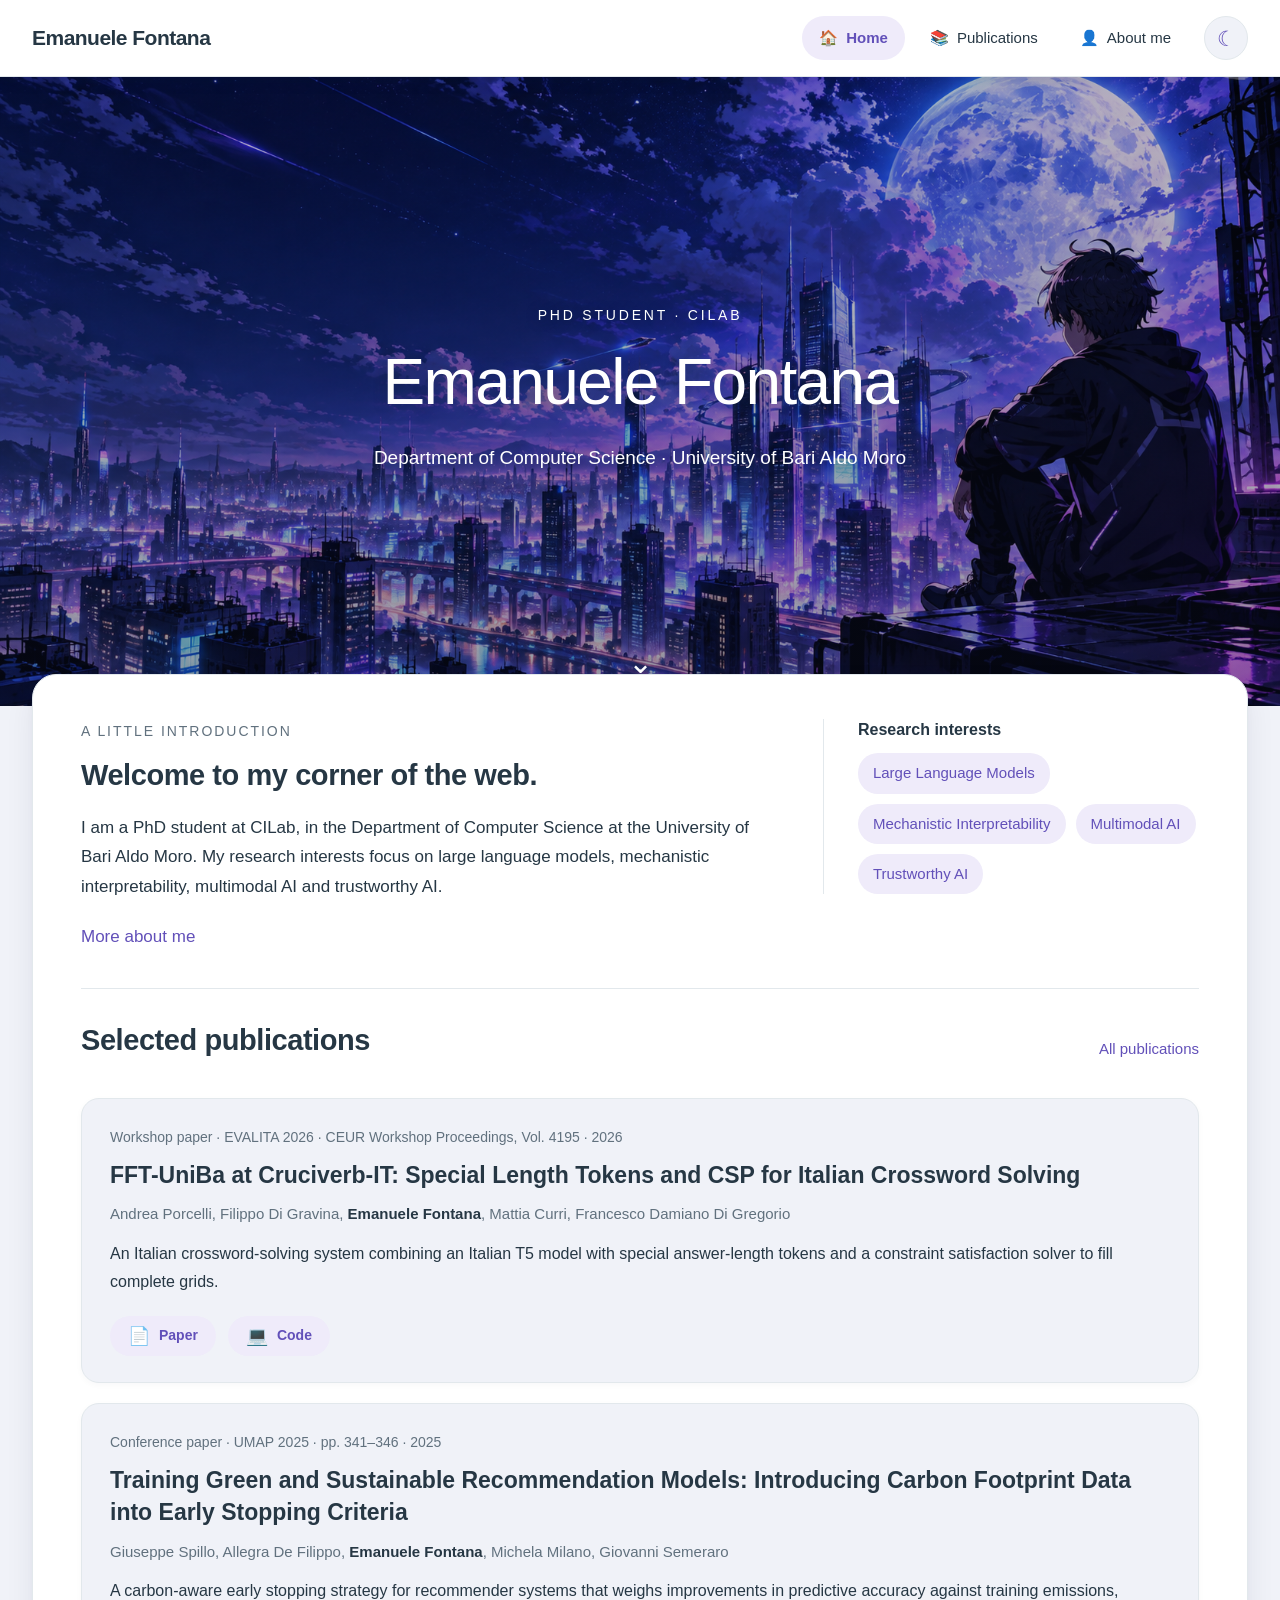
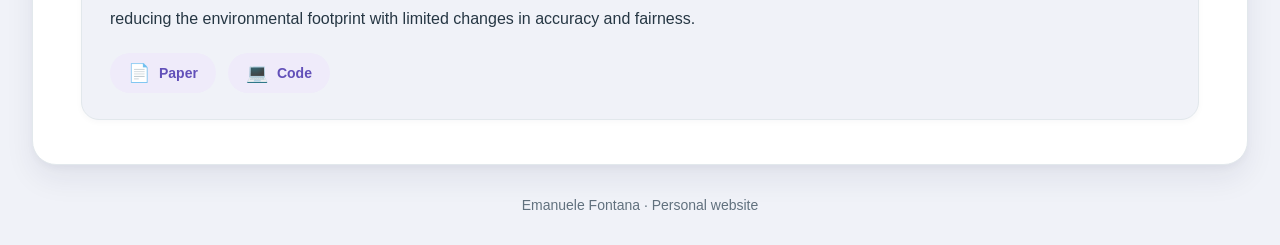
<file: index.html>
<!doctype html>
<html lang="en"><head><meta charset="utf-8"><meta name="viewport" content="width=device-width, initial-scale=1"><meta name="description" content="Emanuele Fontana, PhD student at CILab, University of Bari Aldo Moro. Large language models, mechanistic interpretability, multimodal AI and trustworthy AI."><title>Home | Emanuele Fontana</title><link rel="icon" type="image/svg+xml" href="data:image/svg+xml,%3Csvg xmlns='http://www.w3.org/2000/svg' viewBox='0 0 32 32'%3E%3Crect width='32' height='32' rx='6' fill='%23226c87'/%3E%3Ctext x='16' y='24' text-anchor='middle' font-size='25' fill='white'%3E✳%3C/text%3E%3C/svg%3E"><link rel="stylesheet" href="./assets/style.css"><script src="./assets/profile.js" defer></script><script src="./assets/site.js" defer></script></head>
<body data-page="home"><a class="skip" href="#content">Skip to content</a><header class="nav"><nav class="nav-inner" aria-label="Main navigation"><a class="brand" href="./index.html" data-name>Emanuele Fontana</a><div class="nav-links"><a href="./index.html" aria-current="page"><span aria-hidden="true">🏠</span> Home</a><a href="./publications/" ><span aria-hidden="true">📚</span> Publications</a><a href="./about/" ><span aria-hidden="true">👤</span> About me</a><button class="theme" type="button" aria-label="Switch theme">☾</button></div></nav></header><div class="hero "><div class="hero-content"><div class="eyebrow" data-role>PhD Student · CILab</div><h1 data-name>Emanuele Fontana</h1><p data-tagline>Department of Computer Science · University of Bari Aldo Moro</p></div><a class="scroll-cue" href="#content" aria-label="Read content">⌄</a></div><main class="board" id="content"><div class="intro-grid"><div><p class="section-kicker">A little introduction</p><h2>Welcome to my corner of the web.</h2><p data-intro>I am a PhD student at CILab, in the Department of Computer Science at the University of Bari Aldo Moro. My research interests focus on large language models, mechanistic interpretability, multimodal AI and trustworthy AI.</p><a href="about/">More about me</a></div><aside class="interests"><h3>Research interests</h3><ul data-interests><li>Large Language Models</li><li>Mechanistic Interpretability</li><li>Multimodal AI</li><li>Trustworthy AI</li></ul></aside></div><section class="section"><div class="section-title"><h2>Selected publications</h2><a href="publications/">All publications</a></div><div data-papers><article class="publication"><div class="metadata">Workshop paper · EVALITA 2026 · CEUR Workshop Proceedings, Vol. 4195 · 2026</div><h3>FFT-UniBa at Cruciverb-IT: Special Length Tokens and CSP for Italian Crossword Solving</h3><p class="authors">Andrea Porcelli, Filippo Di Gravina, <strong>Emanuele Fontana</strong>, Mattia Curri, Francesco Damiano Di Gregorio</p><p class="abstract">An Italian crossword-solving system combining an Italian T5 model with special answer-length tokens and a constraint satisfaction solver to fill complete grids.</p><div class="pub-links"><a href="https://ceur-ws.org/Vol-4195/45.pdf"><span class="link-emoji" aria-hidden="true">📄</span> Paper</a><a href="https://github.com/mattiacurri/fftuniba-cruciverbit"><span class="link-emoji" aria-hidden="true">💻</span> Code</a></div></article><article class="publication"><div class="metadata">Conference paper · UMAP 2025 · pp. 341–346 · 2025</div><h3>Training Green and Sustainable Recommendation Models: Introducing Carbon Footprint Data into Early Stopping Criteria</h3><p class="authors">Giuseppe Spillo, Allegra De Filippo, <strong>Emanuele Fontana</strong>, Michela Milano, Giovanni Semeraro</p><p class="abstract">A carbon-aware early stopping strategy for recommender systems that weighs improvements in predictive accuracy against training emissions, reducing the environmental footprint with limited changes in accuracy and fairness.</p><div class="pub-links"><a href="https://doi.org/10.1145/3699682.3728336"><span class="link-emoji" aria-hidden="true">📄</span> Paper</a></div></article></div></section></main><footer class="footer"><span data-name>Emanuele Fontana</span> · Personal website</footer></body></html>
</file>
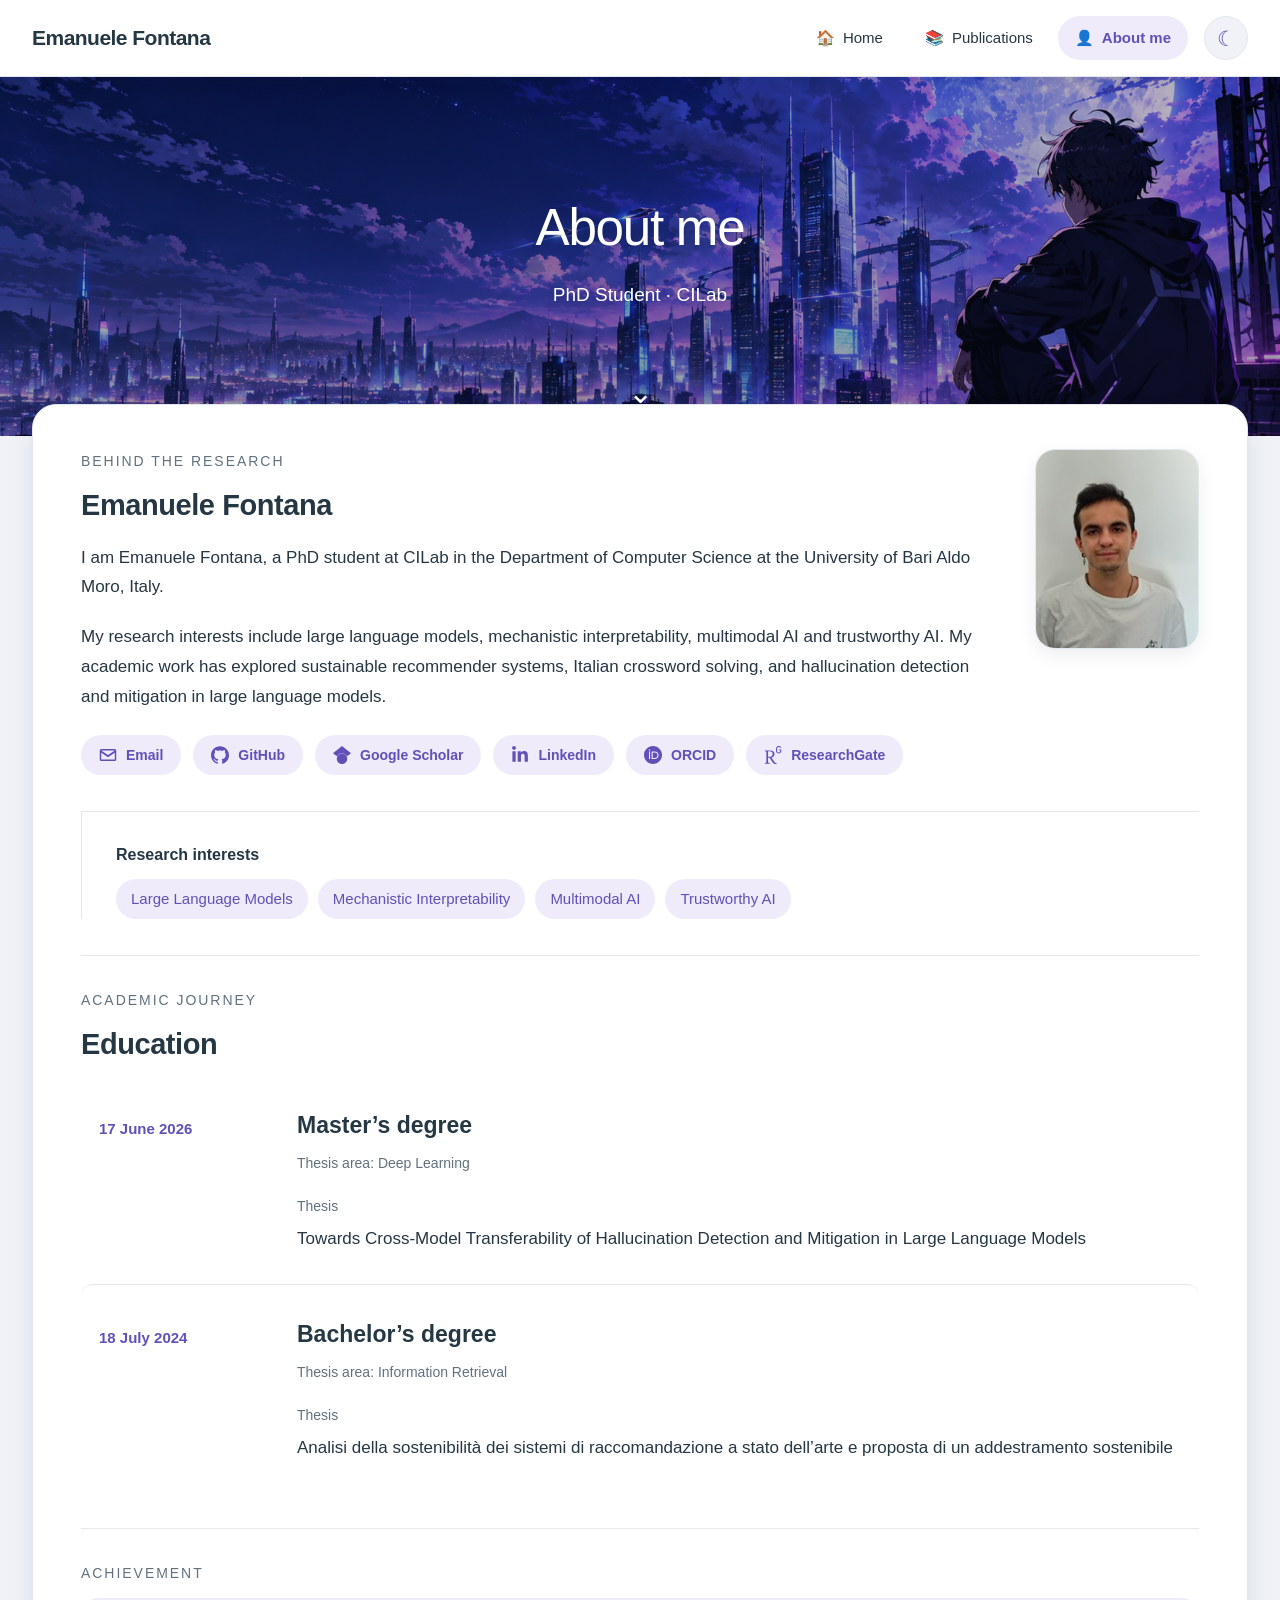
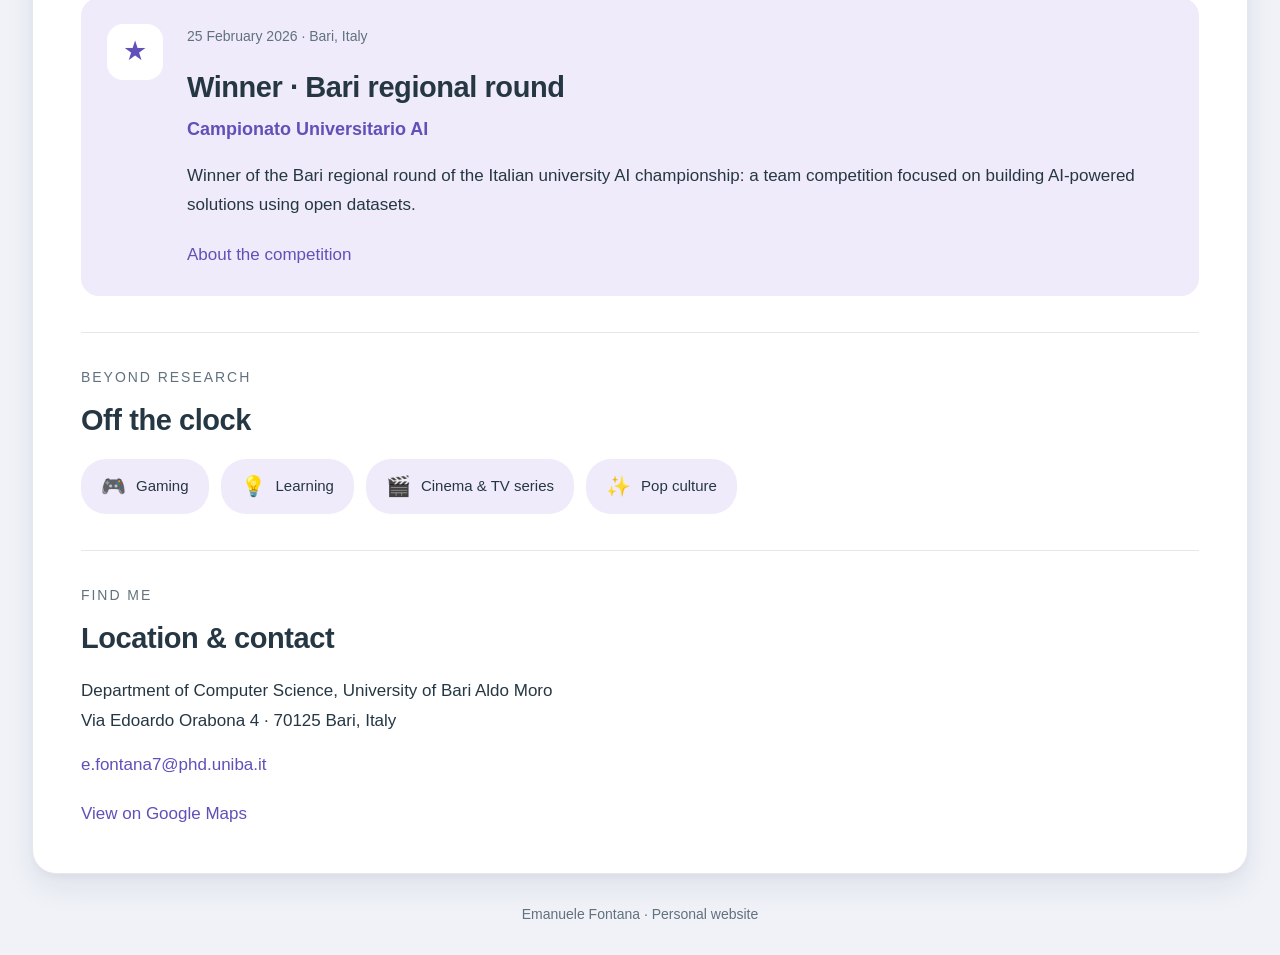
<file: about/index.html>
<!doctype html>
<html lang="en"><head><meta charset="utf-8"><meta name="viewport" content="width=device-width, initial-scale=1"><meta name="description" content="Emanuele Fontana, PhD student at CILab, University of Bari Aldo Moro. Large language models, mechanistic interpretability, multimodal AI and trustworthy AI."><title>About me | Emanuele Fontana</title><link rel="icon" type="image/svg+xml" href="data:image/svg+xml,%3Csvg xmlns='http://www.w3.org/2000/svg' viewBox='0 0 32 32'%3E%3Crect width='32' height='32' rx='6' fill='%23226c87'/%3E%3Ctext x='16' y='24' text-anchor='middle' font-size='25' fill='white'%3E✳%3C/text%3E%3C/svg%3E"><link rel="stylesheet" href="../assets/style.css"><script src="../assets/profile.js" defer></script><script src="../assets/site.js" defer></script></head>
<body data-page="about"><a class="skip" href="#content">Skip to content</a><header class="nav"><nav class="nav-inner" aria-label="Main navigation"><a class="brand" href="../index.html" data-name>Emanuele Fontana</a><div class="nav-links"><a href="../index.html" ><span aria-hidden="true">🏠</span> Home</a><a href="../publications/" ><span aria-hidden="true">📚</span> Publications</a><a href="../about/" aria-current="page"><span aria-hidden="true">👤</span> About me</a><button class="theme" type="button" aria-label="Switch theme">☾</button></div></nav></header><div class="hero small"><div class="hero-content"><h1>About me</h1><p data-role>PhD Student · CILab</p></div><a class="scroll-cue" href="#content" aria-label="Read content">⌄</a></div><main class="board" id="content"><div class="bio"><img class="portrait" src="../assets/emanuele-fontana.png" alt="Emanuele Fontana" width="180" height="220"><p class="section-kicker">Behind the research</p><h2 data-name>Emanuele Fontana</h2><div data-bio><p>I am Emanuele Fontana, a PhD student at CILab in the Department of Computer Science at the University of Bari Aldo Moro, Italy.</p><p>My research interests include large language models, mechanistic interpretability, multimodal AI and trustworthy AI. My academic work has explored sustainable recommender systems, Italian crossword solving, and hallucination detection and mitigation in large language models.</p></div><div data-contacts class="contact-links"><a href="mailto:e.fontana7@phd.uniba.it"><span class="service-icon icon-email" aria-hidden="true"></span> Email</a><a href="https://github.com/Fonty02"><span class="service-icon icon-github" aria-hidden="true"></span> GitHub</a><a href="https://scholar.google.com/citations?user=YqUDOJEAAAAJ&amp;hl=en"><span class="service-icon icon-scholar" aria-hidden="true"></span> Google Scholar</a><a href="https://www.linkedin.com/in/emanuele-fontana-367941295/"><span class="service-icon icon-linkedin" aria-hidden="true"></span> LinkedIn</a><a href="https://orcid.org/0009-0008-7400-5820"><span class="service-icon icon-orcid" aria-hidden="true"></span> ORCID</a><a href="https://www.researchgate.net/profile/Emanuele-Fontana-4"><span class="service-icon icon-researchgate" aria-hidden="true"></span> ResearchGate</a></div></div><section class="section interests"><h3>Research interests</h3><ul data-interests><li>Large Language Models</li><li>Mechanistic Interpretability</li><li>Multimodal AI</li><li>Trustworthy AI</li></ul></section><section class="section"><p class="section-kicker">Academic journey</p><h2>Education</h2><div class="timeline"><article class="milestone"><time datetime="2026-06-17">17 June 2026</time><div><h3>Master’s degree</h3><p class="metadata">Thesis area: Deep Learning</p><p class="thesis"><span>Thesis</span>Towards Cross-Model Transferability of Hallucination Detection and Mitigation in Large Language Models</p></div></article><article class="milestone"><time datetime="2024-07-18">18 July 2024</time><div><h3>Bachelor’s degree</h3><p class="metadata">Thesis area: Information Retrieval</p><p class="thesis"><span>Thesis</span>Analisi della sostenibilità dei sistemi di raccomandazione a stato dell’arte e proposta di un addestramento sostenibile</p></div></article></div></section><section class="section"><p class="section-kicker">Achievement</p><div class="award"><span class="award-mark" aria-hidden="true">★</span><div><p class="metadata">25 February 2026 · Bari, Italy</p><h2>Winner · Bari regional round</h2><h3>Campionato Universitario AI</h3><p>Winner of the Bari regional round of the Italian university AI championship: a team competition focused on building AI-powered solutions using open datasets.</p><a href="https://ai2b.games/tappe/bari">About the competition</a></div></div></section><section class="section"><p class="section-kicker">Beyond research</p><h2>Off the clock</h2><div class="hobby-list"><span><span aria-hidden="true">🎮</span> Gaming</span><span><span aria-hidden="true">💡</span> Learning</span><span><span aria-hidden="true">🎬</span> Cinema &amp; TV series</span><span><span aria-hidden="true">✨</span> Pop culture</span></div></section><section class="section location"><p class="section-kicker">Find me</p><h2>Location & contact</h2><address>Department of Computer Science, University of Bari Aldo Moro<br>Via Edoardo Orabona 4 · 70125 Bari, Italy</address><p><a href="mailto:e.fontana7@phd.uniba.it">e.fontana7@phd.uniba.it</a></p><a href="https://www.google.com/maps/place/Universit%C3%A0+degli+Studi+di+Bari+-+Dipartimento+di+Informatica/@41.1097316,16.8789327,17z/data=!3m1!4b1!4m6!3m5!1s0x1347e84ee4ac5023:0x2fa7d7c509b8013f!8m2!3d41.1097316!4d16.8815076!16s%2Fg%2F1tdlqy_6?entry=tts">View on Google Maps</a></section></main><footer class="footer"><span data-name>Emanuele Fontana</span> · Personal website</footer></body></html>
</file>
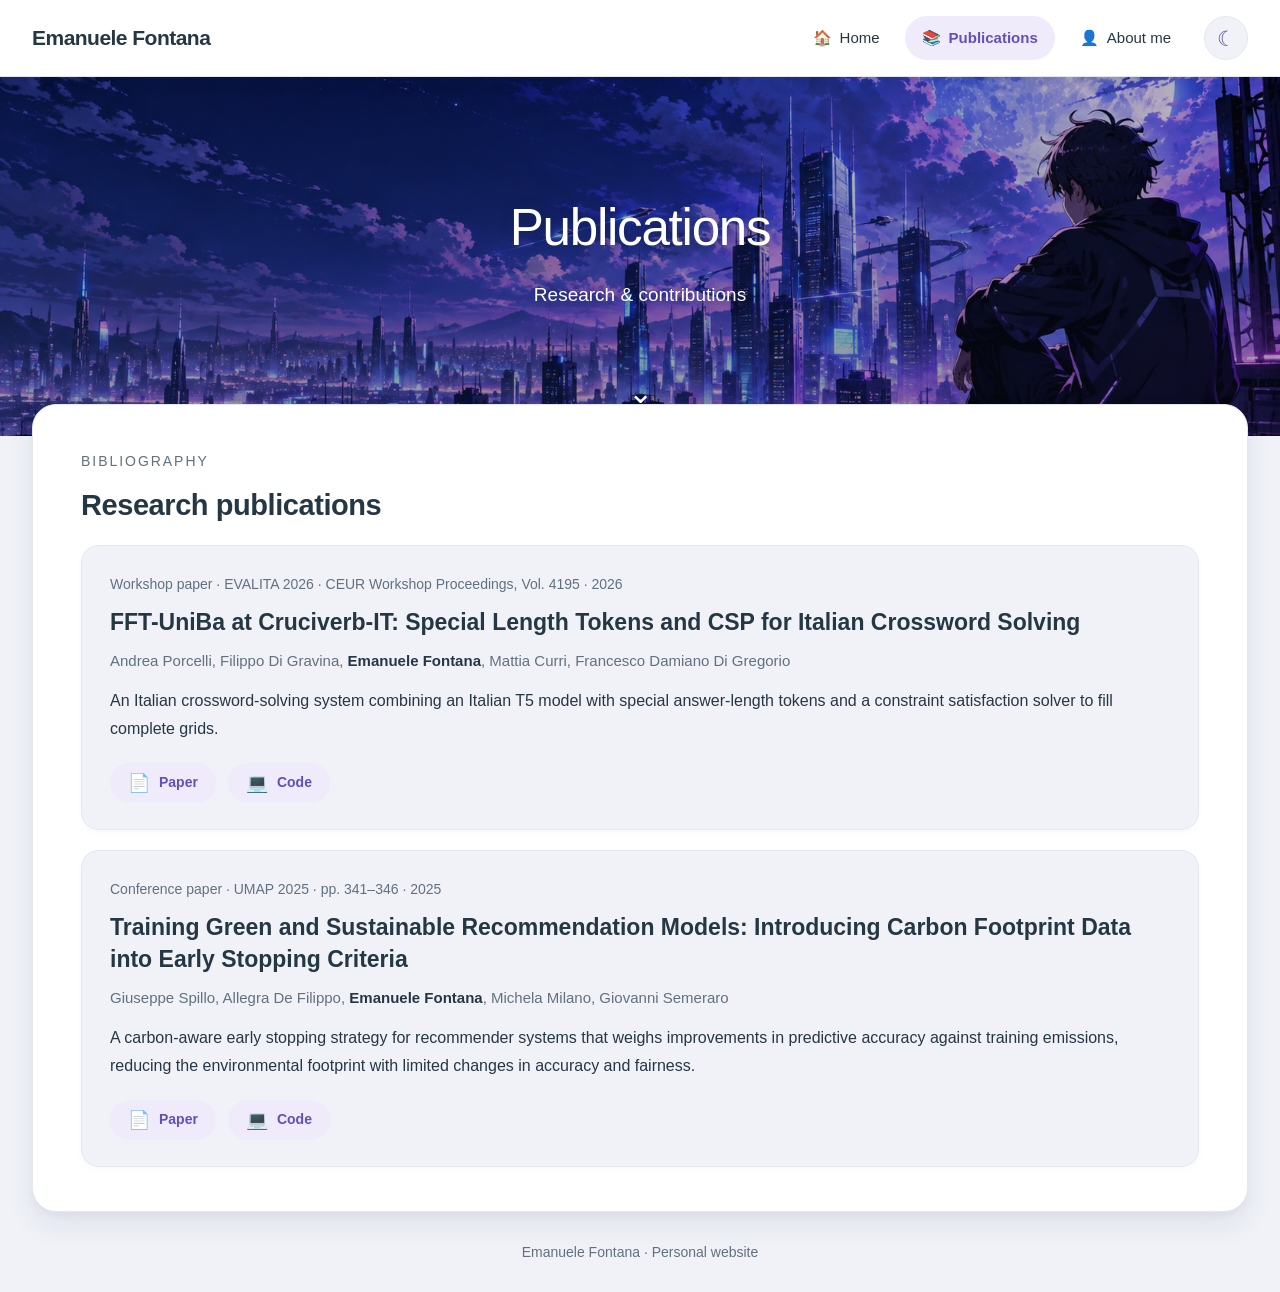
<file: publications/index.html>
<!doctype html>
<html lang="en"><head><meta charset="utf-8"><meta name="viewport" content="width=device-width, initial-scale=1"><meta name="description" content="Emanuele Fontana, PhD student at CILab, University of Bari Aldo Moro. Large language models, mechanistic interpretability, multimodal AI and trustworthy AI."><title>Publications | Emanuele Fontana</title><link rel="icon" type="image/svg+xml" href="data:image/svg+xml,%3Csvg xmlns='http://www.w3.org/2000/svg' viewBox='0 0 32 32'%3E%3Crect width='32' height='32' rx='6' fill='%23226c87'/%3E%3Ctext x='16' y='24' text-anchor='middle' font-size='25' fill='white'%3E✳%3C/text%3E%3C/svg%3E"><link rel="stylesheet" href="../assets/style.css"><script src="../assets/profile.js" defer></script><script src="../assets/site.js" defer></script></head>
<body data-page="publications"><a class="skip" href="#content">Skip to content</a><header class="nav"><nav class="nav-inner" aria-label="Main navigation"><a class="brand" href="../index.html" data-name>Emanuele Fontana</a><div class="nav-links"><a href="../index.html" ><span aria-hidden="true">🏠</span> Home</a><a href="../publications/" aria-current="page"><span aria-hidden="true">📚</span> Publications</a><a href="../about/" ><span aria-hidden="true">👤</span> About me</a><button class="theme" type="button" aria-label="Switch theme">☾</button></div></nav></header><div class="hero small"><div class="hero-content"><h1>Publications</h1><p>Research & contributions</p></div><a class="scroll-cue" href="#content" aria-label="Read content">⌄</a></div><main class="board" id="content"><p class="section-kicker">Bibliography</p><h2>Research publications</h2><div data-papers><article class="publication"><div class="metadata">Workshop paper · EVALITA 2026 · CEUR Workshop Proceedings, Vol. 4195 · 2026</div><h3>FFT-UniBa at Cruciverb-IT: Special Length Tokens and CSP for Italian Crossword Solving</h3><p class="authors">Andrea Porcelli, Filippo Di Gravina, <strong>Emanuele Fontana</strong>, Mattia Curri, Francesco Damiano Di Gregorio</p><p class="abstract">An Italian crossword-solving system combining an Italian T5 model with special answer-length tokens and a constraint satisfaction solver to fill complete grids.</p><div class="pub-links"><a href="https://ceur-ws.org/Vol-4195/45.pdf"><span class="link-emoji" aria-hidden="true">📄</span> Paper</a><a href="https://github.com/mattiacurri/fftuniba-cruciverbit"><span class="link-emoji" aria-hidden="true">💻</span> Code</a></div></article><article class="publication"><div class="metadata">Conference paper · UMAP 2025 · pp. 341–346 · 2025</div><h3>Training Green and Sustainable Recommendation Models: Introducing Carbon Footprint Data into Early Stopping Criteria</h3><p class="authors">Giuseppe Spillo, Allegra De Filippo, <strong>Emanuele Fontana</strong>, Michela Milano, Giovanni Semeraro</p><p class="abstract">A carbon-aware early stopping strategy for recommender systems that weighs improvements in predictive accuracy against training emissions, reducing the environmental footprint with limited changes in accuracy and fairness.</p><div class="pub-links"><a href="https://doi.org/10.1145/3699682.3728336"><span class="link-emoji" aria-hidden="true">📄</span> Paper</a></div></article></div></main><footer class="footer"><span data-name>Emanuele Fontana</span> · Personal website</footer></body></html>
</file>
<file: assets/style.css>
:root{color-scheme:light;--bg:#f0f2f8;--paper:#fff;--ink:#263744;--muted:#61717e;--accent:#6250b9;--line:#e2e8ec;--shadow:0 9px 32px #10263814}*{box-sizing:border-box}html{scroll-behavior:smooth;scroll-padding-top:85px}body{margin:0;padding-top:76px;background:var(--bg);color:var(--ink);font:17px/1.75 -apple-system,BlinkMacSystemFont,"Segoe UI",sans-serif}a{color:var(--accent);text-decoration:none}a:hover{text-decoration:underline}button{font:inherit}a:focus-visible,button:focus-visible{outline:3px solid #edb562;outline-offset:5px}.skip{position:fixed;top:-90px;left:20px;background:var(--paper);padding:10px;z-index:20}.skip:focus{top:12px}.nav{position:fixed;inset:0 0 auto;z-index:10;color:var(--ink);border-bottom:1px solid var(--line);background:var(--paper);box-shadow:0 3px 14px #111a3820}.nav-inner{max-width:1160px;margin:auto;min-height:76px;padding:0 30px;display:flex;align-items:center;justify-content:space-between;gap:25px}.brand{font-size:21px;font-weight:650;color:inherit}.nav-links{display:flex;align-items:center;gap:28px}.nav-links a{color:inherit;font-size:15px;white-space:nowrap;opacity:.85}.nav-links a[aria-current=page]{opacity:1;border-bottom:2px solid white;padding-bottom:6px}.theme{border:1px solid #ffffff55;border-radius:50%;width:36px;height:36px;background:transparent;color:inherit;cursor:pointer;line-height:1}.hero{position:relative;min-height:78vh;background:linear-gradient(#0b102945,#0b10296b),url("cover-anime.png") center 48%/cover;color:#fff;display:grid;place-items:center;text-align:center;padding:120px 26px 85px}.hero.small{min-height:390px;height:48vh}.hero-content{max-width:850px;text-shadow:0 2px 14px #10263860}.eyebrow{font-size:14px;text-transform:uppercase;letter-spacing:.2em;font-weight:500}.hero h1{font-size:clamp(2.5rem,5vw,4.6rem);font-weight:450;line-height:1.2;letter-spacing:-.025em;margin:16px 0}.hero.small h1{font-size:clamp(2.3rem,4vw,3.8rem)}.hero p{margin:20px 0 0;font-size:19px}.scroll-cue{position:absolute;bottom:28px;color:white;font-size:30px;line-height:1}.board{position:relative;max-width:1060px;margin:-38px auto 0;border-radius:9px;background:var(--paper);box-shadow:var(--shadow);padding:54px 68px;z-index:2;min-height:240px}.section-kicker{font-size:14px;text-transform:uppercase;letter-spacing:.14em;color:var(--muted);margin:0 0 12px}h2{font-weight:550;font-size:29px;line-height:1.35;letter-spacing:-.015em;margin:0 0 18px}h3{font-size:23px;font-weight:550;line-height:1.4;margin:10px 0}p{margin:0 0 20px}.intro-grid{display:grid;grid-template-columns:1.8fr 1fr;gap:65px;align-items:start}.interests{border-left:1px solid var(--line);padding-left:34px}.interests h3{font-size:16px;margin:0 0 12px}.interests ul{padding-left:18px;color:var(--muted);margin:0}.interests li{margin:8px 0}.section{margin-top:45px;padding-top:38px;border-top:1px solid var(--line)}.section-title{display:flex;align-items:center;justify-content:space-between;gap:20px}.section-title a{font-size:15px}.publication{padding:22px 0 27px;border-bottom:1px solid var(--line)}.publication:last-child{border:0;padding-bottom:0}.metadata{font-size:14px;color:var(--muted)}.authors{font-size:15px;color:var(--muted);margin:10px 0}.abstract{font-size:16px;margin:12px 0}.pub-links{display:flex;gap:12px}.pub-links a,.contact-links a{border:1px solid var(--line);border-radius:4px;padding:3px 13px;font-size:14px}.sample{color:var(--muted);background:var(--bg);border-left:3px solid var(--accent);padding:20px 24px;border-radius:3px}.sample h3{font-size:21px}.sample p:last-child{margin-bottom:0}.sample-label{font-size:13px;text-transform:uppercase;letter-spacing:.1em;color:var(--accent)}.bio{max-width:750px}.monogram{width:74px;height:74px;border-radius:50%;display:grid;place-items:center;font:28px Georgia,serif;background:var(--bg);color:var(--accent);border:1px solid var(--line);margin-bottom:24px}.contact-links{display:flex;flex-wrap:wrap;gap:12px;margin:24px 0 0}.footer{text-align:center;padding:36px 20px 28px;font-size:14px;color:var(--muted)}.credit{font-size:12px;display:block;margin-top:8px}.footer a{color:inherit}.dark{color-scheme:dark;--bg:#101626;--paper:#1b2337;--ink:#e0e8ee;--muted:#a5b7c4;--accent:#b8a5ff;--line:#364955;--shadow:0 9px 32px #0003}@media(max-width:700px){.nav-inner{padding:16px 20px;flex-wrap:wrap;justify-content:center;gap:10px}.brand{font-size:18px}.nav-links{gap:20px}.nav-links a{font-size:14px}.hero{min-height:650px;min-height:85svh;padding-top:155px}.hero.small{min-height:360px}.hero p{font-size:17px}.board{margin:-28px 16px 0;padding:32px 24px}.intro-grid{grid-template-columns:1fr;gap:24px}.interests{border-left:0;border-top:1px solid var(--line);padding:22px 0 0}.section-title{align-items:flex-start;flex-direction:column;gap:0}h2{font-size:25px}h3{font-size:21px}}@media(prefers-reduced-motion:reduce){html{scroll-behavior:auto}}

.location address{font-style:normal;margin-bottom:14px}.authors strong{color:var(--ink);font-weight:600}.hero-content{max-width:980px}.hero p{max-width:780px;margin:20px auto 0}.pub-links{flex-wrap:wrap}

.timeline{margin-top:28px}.milestone{display:grid;grid-template-columns:170px 1fr;gap:28px;padding:12px 0 30px}.milestone+ .milestone{border-top:1px solid var(--line);padding-top:28px}.milestone time{color:var(--accent);font-size:15px;font-weight:600;padding-top:12px}.milestone h3{margin-top:5px}.thesis{font-size:17px;line-height:1.65;margin-bottom:0}.thesis span{display:block;font-size:14px;color:var(--muted);margin-bottom:7px}.award{display:flex;gap:24px;align-items:flex-start}.award h2{margin-bottom:6px}.award h3{font-size:18px;color:var(--accent);margin:10px 0 18px}.award-mark{color:var(--accent);background:var(--bg);width:56px;height:56px;border-radius:12px;display:grid;place-items:center;font-size:27px;flex-shrink:0}.hobby-list{display:flex;flex-wrap:wrap;gap:12px}.hobby-list span{background:var(--bg);border:1px solid var(--line);padding:8px 17px;border-radius:25px;font-size:15px}.bio{max-width:800px}@media(max-width:700px){.milestone{grid-template-columns:1fr;gap:6px}.milestone time{padding-top:0}.award{gap:16px}.award-mark{width:42px;height:42px;font-size:22px}.award h2{font-size:22px}}

.portrait{width:144px;height:176px;object-fit:cover;object-position:center top;border-radius:12px;border:1px solid var(--line);float:right;margin:0 0 24px 30px}.bio:after{content:"";display:block;clear:both}@media(max-width:700px){.portrait{float:none;display:block;margin:0 0 24px;width:126px;height:154px}}

/* Material surfaces, a solid fixed app bar, and generous content width. */
:root{--surface-tint:#efebfa;--shadow:0 4px 6px #20204408,0 14px 30px #20204412}
.dark{--surface-tint:#302a49;--shadow:0 4px 6px #0002,0 14px 30px #0003}
.nav-inner{max-width:1680px;width:calc(100% - 64px);padding:0;min-height:76px}
.brand{font-weight:650;letter-spacing:-.025em}
.nav-links{gap:8px}
.nav-links a{display:inline-flex;align-items:center;gap:8px;opacity:1;padding:9px 17px;border-radius:24px;transition:background .18s,color .18s;min-height:44px}
.nav-links a:hover{background:var(--bg);text-decoration:none}
.nav-links a[aria-current=page]{border:0;padding-bottom:9px;background:var(--surface-tint);color:var(--accent);font-weight:600}
.theme{width:44px;height:44px;margin-left:8px;border:1px solid var(--line);background:var(--bg);color:var(--accent);font-size:21px;flex-shrink:0;transition:background .18s}
.theme:hover{background:var(--surface-tint)}
.hero{min-height:70vh;padding-top:80px}
.hero.small{height:40vh;min-height:330px;padding-top:65px}
.board{max-width:1680px;width:calc(100% - 64px);margin:-32px auto 0;padding:44px 48px;border-radius:24px;box-shadow:var(--shadow);border:1px solid var(--line)}
.bio{max-width:none}
.portrait{width:164px;height:200px;border-radius:20px;box-shadow:0 6px 18px #19254014;margin-left:40px}
.section{margin-top:36px;padding-top:32px}
.publication{margin-top:20px;padding:26px 28px;border:1px solid var(--line);border-radius:18px;box-shadow:0 2px 6px #15254a08;background:var(--bg)}
.publication:last-child{padding-bottom:26px;border:1px solid var(--line)}
.publication h3{max-width:1200px}
.abstract{max-width:1280px}
.pub-links a,.contact-links a{display:inline-flex;align-items:center;min-height:40px;padding:7px 18px;border-radius:22px;background:var(--surface-tint);color:var(--accent);border:0;font-weight:600;transition:box-shadow .18s,background .18s}
.pub-links a:hover,.contact-links a:hover{box-shadow:0 3px 9px #32234e20;text-decoration:none}
.pub-links{margin-top:20px}
.interests ul{padding:0;list-style:none;display:flex;flex-wrap:wrap;gap:10px}
.interests li{margin:0;background:var(--surface-tint);color:var(--accent);padding:7px 15px;border-radius:20px;font-size:15px}
.milestone{border-radius:12px;padding-left:18px;padding-right:18px}
.award{background:var(--surface-tint);padding:26px;border-radius:18px}
.award-mark{background:var(--paper);border-radius:16px}
.hobby-list>span{display:inline-flex;align-items:center;gap:10px;background:var(--surface-tint);border:0;padding:10px 20px;font-weight:500}
.hobby-list>span>span{padding:0;background:none;border:0;font-size:20px}
.footer{padding:28px 20px}
@media(max-width:900px){.nav-inner{width:calc(100% - 40px)}.nav-links a{padding:9px 12px}.board{width:calc(100% - 40px);padding:32px}.intro-grid{gap:32px}}
@media(max-width:700px){body{padding-top:126px}html{scroll-padding-top:144px}.nav-inner{padding:12px 0;min-height:126px;gap:8px}.nav-links{gap:2px;justify-content:center;flex-wrap:wrap}.nav-links a{font-size:14px;padding:8px 10px;gap:5px}.nav-links a[aria-current=page]{padding-bottom:8px}.theme{margin-left:3px;width:36px;height:36px;min-height:36px}.board{width:calc(100% - 24px);margin:-24px auto 0;padding:28px 22px;border-radius:20px}.hero{min-height:66svh;padding:65px 22px 80px}.hero.small{height:34vh;min-height:270px;padding-top:45px}.hero h1{font-size:clamp(2.2rem,8vw,3rem)}.portrait{width:126px;height:154px;margin:0 0 24px}.publication{padding:22px 18px}.publication:last-child{padding-bottom:22px}.award{padding:20px;gap:14px}.award-mark{width:36px;height:36px}.hobby-list{gap:8px}.hobby-list>span{padding:9px 15px}.milestone{padding-left:0;padding-right:0}}
@media(prefers-reduced-motion:reduce){a,button{transition:none!important}}
@media(max-width:700px){.nav-inner{position:relative;flex-direction:column;justify-content:center;flex-wrap:nowrap}.brand{max-width:calc(100% - 80px);text-align:center;line-height:1.35}.nav-links{width:100%;flex-wrap:nowrap}.theme{position:absolute;right:0;top:12px;margin:0}.nav-links a{padding-left:9px;padding-right:9px}}

.pub-links a,.contact-links a{gap:9px}.service-icon{display:inline-block;width:18px;height:18px;flex:0 0 18px;background:currentColor;mask:var(--service-symbol) center/contain no-repeat;-webkit-mask:var(--service-symbol) center/contain no-repeat}.link-emoji{font-size:18px;line-height:1;flex-shrink:0}
.icon-email{--service-symbol:url("icons/email.svg")}
.icon-github{--service-symbol:url("icons/github.svg")}
.icon-scholar{--service-symbol:url("icons/scholar.svg")}
.icon-linkedin{--service-symbol:url("icons/linkedin.svg")}
.icon-orcid{--service-symbol:url("icons/orcid.svg")}
.icon-researchgate{--service-symbol:url("icons/researchgate.svg")}
</file>
